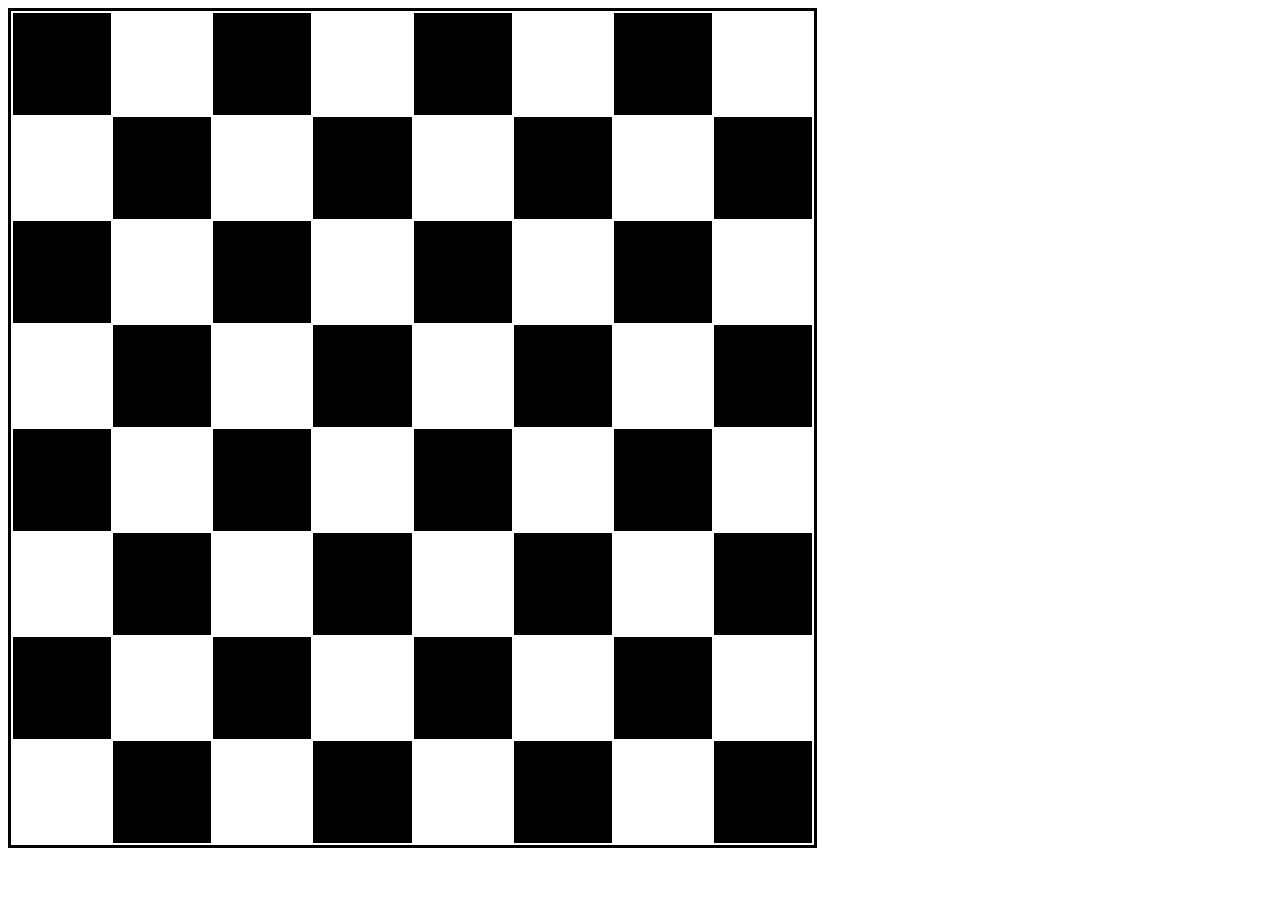
<file: Checkerboard/index.html>
<!DOCTYPE html>
<html lang="en">
  <head>
    <meta charset="UTF-8" />
    <meta http-equiv="X-UA-Compatible" content="IE=edge" />
    <meta name="viewport" content="width=device-width, initial-scale=1.0" />
    <link rel="stylesheet" href="style.css" />
    <title>Checkerboard</title>
  </head>

  <body>
    <div class="board-container">
      <table>
        <tr>
          <td class="black-square"></td>
          <td class="white-square"></td>
          <td class="black-square"></td>
          <td class="white-square"></td>
          <td class="black-square"></td>
          <td class="white-square"></td>
          <td class="black-square"></td>
          <td class="white-square"></td>
        </tr>
        <tr>
          <td class="white-square"></td>
          <td class="black-square"></td>
          <td class="white-square"></td>
          <td class="black-square"></td>
          <td class="white-square"></td>
          <td class="black-square"></td>
          <td class="white-square"></td>
          <td class="black-square"></td>
        </tr>
        <tr>
          <td class="black-square"></td>
          <td class="white-square"></td>
          <td class="black-square"></td>
          <td class="white-square"></td>
          <td class="black-square"></td>
          <td class="white-square"></td>
          <td class="black-square"></td>
          <td class="white-square"></td>
        </tr>
        <tr>
          <td class="white-square"></td>
          <td class="black-square"></td>
          <td class="white-square"></td>
          <td class="black-square"></td>
          <td class="white-square"></td>
          <td class="black-square"></td>
          <td class="white-square"></td>
          <td class="black-square"></td>
        </tr>
        <tr>
          <td class="black-square"></td>
          <td class="white-square"></td>
          <td class="black-square"></td>
          <td class="white-square"></td>
          <td class="black-square"></td>
          <td class="white-square"></td>
          <td class="black-square"></td>
          <td class="white-square"></td>
        </tr>
        <tr>
          <td class="white-square"></td>
          <td class="black-square"></td>
          <td class="white-square"></td>
          <td class="black-square"></td>
          <td class="white-square"></td>
          <td class="black-square"></td>
          <td class="white-square"></td>
          <td class="black-square"></td>
        </tr>
        <tr>
          <td class="black-square"></td>
          <td class="white-square"></td>
          <td class="black-square"></td>
          <td class="white-square"></td>
          <td class="black-square"></td>
          <td class="white-square"></td>
          <td class="black-square"></td>
          <td class="white-square"></td>
        </tr>
        <tr>
          <td class="white-square"></td>
          <td class="black-square"></td>
          <td class="white-square"></td>
          <td class="black-square"></td>
          <td class="white-square"></td>
          <td class="black-square"></td>
          <td class="white-square"></td>
          <td class="black-square"></td>
        </tr>
      </table>
    </div>
  </body>
</html>
</file>
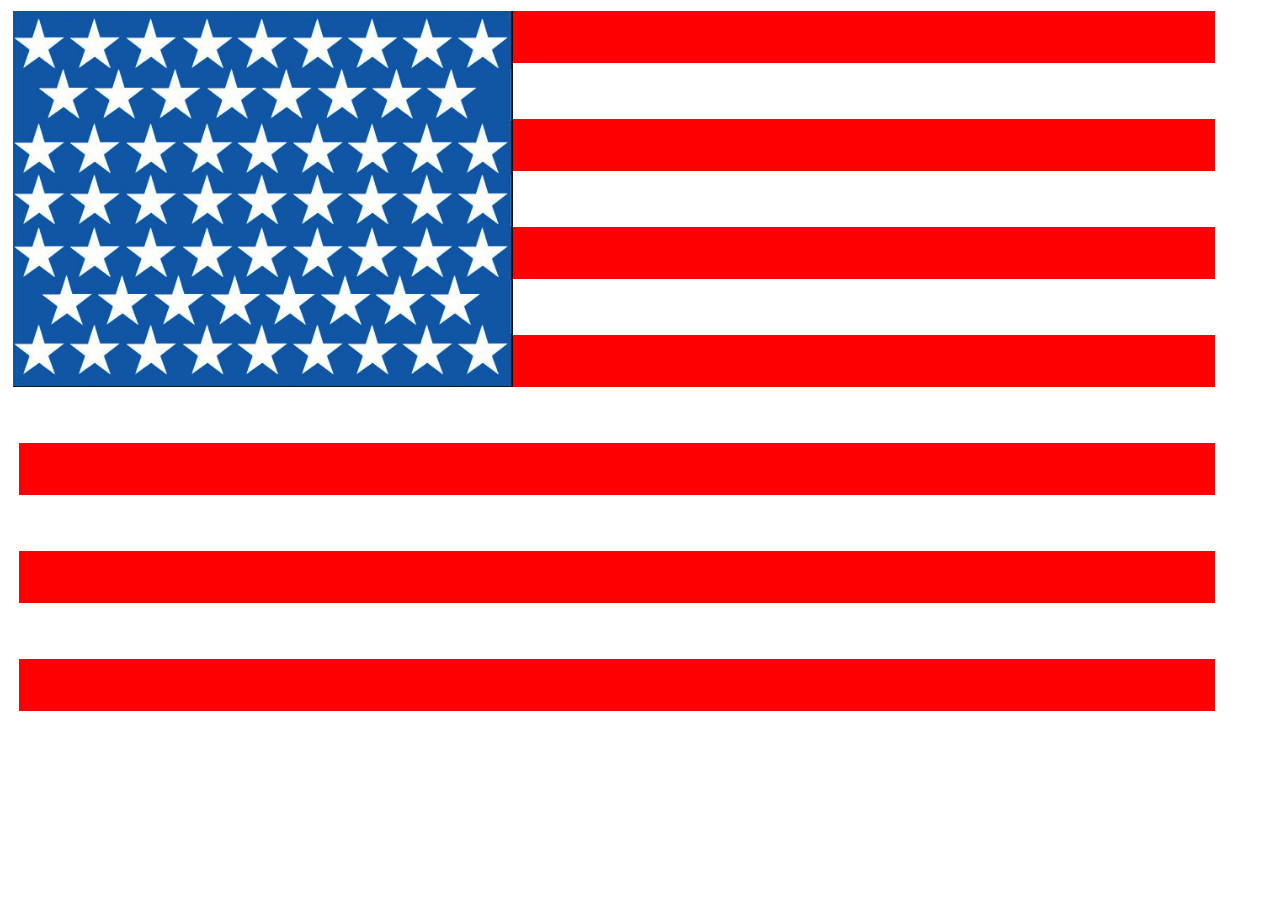
<file: Flag/index.html>
<!DOCTYPE html>
<html lang="en">
  <head>
    <meta charset="UTF-8" />
    <meta http-equiv="X-UA-Compatible" content="IE=edge" />
    <meta name="viewport" content="width=device-width, initial-scale=1.0" />
    <link rel="stylesheet" href="style.css" />
    <title>Flag</title>
  </head>
  <body>
    <table>
      <tr>
        <td class="red-long"></td>
      </tr>
      <tr>
        <td class="white-long"></td>
      </tr>
      <tr>
        <td class="red-long"></td>
      </tr>
      <tr>
        <td class="white-long"></td>
      </tr>
      <tr>
        <td class="red-long"></td>
      </tr>
      <tr>
        <td class="white-long"></td>
      </tr>
      <tr>
        <td class="red-long"></td>
      </tr>
      <tr>
        <td class="white-long"></td>
      </tr>
      <tr>
        <td class="red-long"></td>
      </tr>
      <tr>
        <td class="white-long"></td>
      </tr>
      <tr>
        <td class="red-long"></td>
      </tr>
      <tr>
        <td class="white-long"></td>
      </tr>
      <tr>
        <td class="red-long"></td>
      </tr>
    </table>

    <img src="images/stars.png" alt="Flag stars" />
  </body>
</html>
</file>
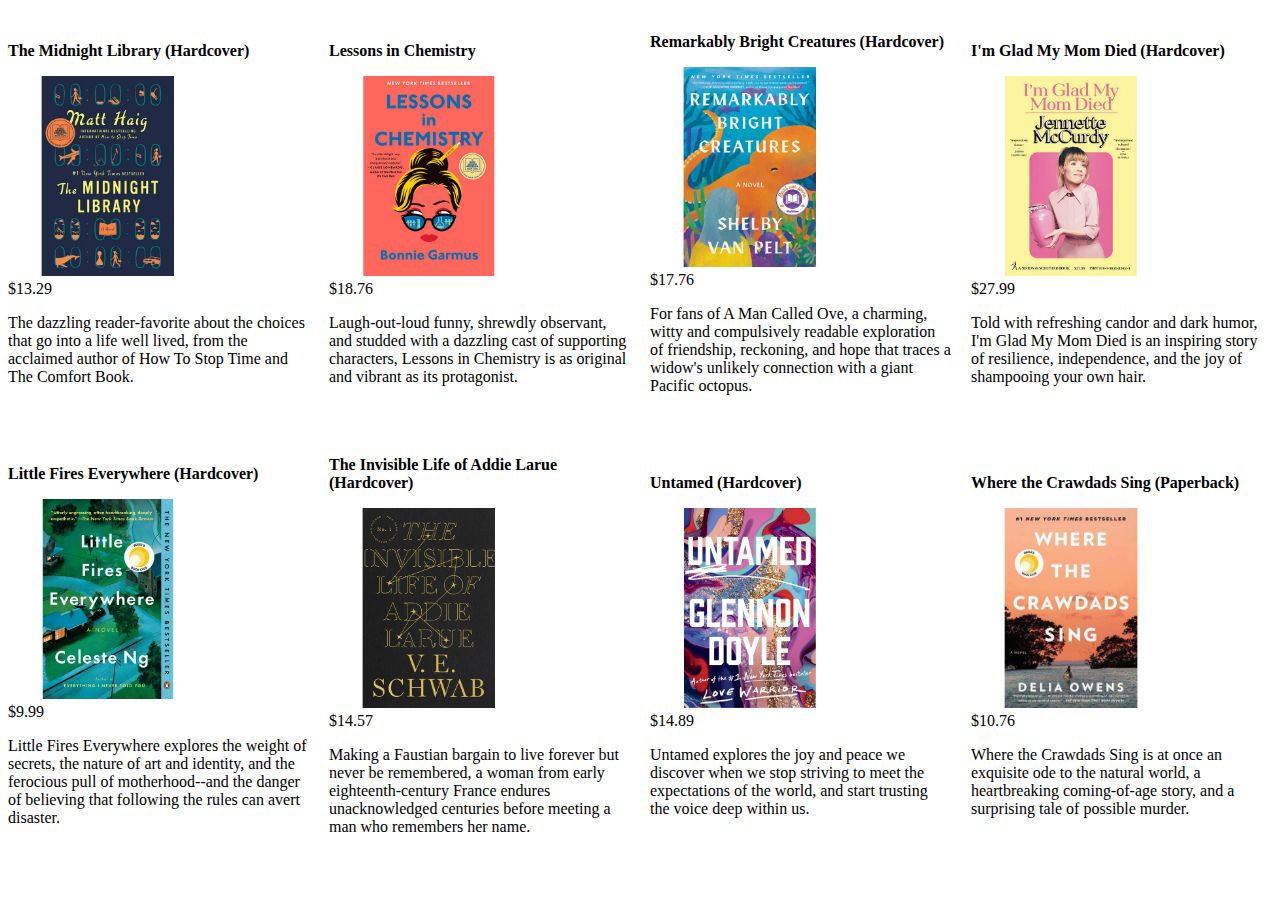
<file: Product-Grid/index.html>
<!DOCTYPE html>
<html lang="en">
  <head>
    <meta charset="UTF-8" />
    <meta http-equiv="X-UA-Compatible" content="IE=edge" />
    <meta name="viewport" content="width=device-width, initial-scale=1.0" />
    <link rel="stylesheet" href="style.css" />
    <title>Product Grid</title>
  </head>
  <body>
    <div class="container">
      <!--Item 1 : The Midnight Library-->
      <div>
        <p class="product">The Midnight Library (Hardcover)</p>
        <a
          href="https://www.walmart.com/ip/The-Midnight-Library-Hardcover-9780525559474/721357480?athbdg=L1600 "
          ><img
            src="images/Midnight_Library.webp"
            alt="The Midnight Library book cover"
        /></a>
        <br />
        <price>$13.29</price>
        <p class="description">
          The dazzling reader-favorite about the choices that go into a life
          well lived, from the acclaimed author of How To Stop Time and The
          Comfort Book.
        </p>
      </div>
      <!--Item 2 : Lessons in Chemistry-->
      <div>
        <p class="product">Lessons in Chemistry</p>
        <a
          href="https://www.walmart.com/ip/Lessons-in-Chemistry-Hardcover-9780385547345/989542800"
          ><img
            src="images/Lessons_Chemistry.webp"
            alt="Lessons in Chemistry book cover"
        /></a>
        <br />
        <price>$18.76</price>
        <p class="description">
          Laugh-out-loud funny, shrewdly observant, and studded with a dazzling
          cast of supporting characters, Lessons in Chemistry is as original and
          vibrant as its protagonist.
        </p>
      </div>
      <!--Item 3 : Remarkably Bright Creatures-->
      <div>
        <p class="product">Remarkably Bright Creatures (Hardcover)</p>
        <a
          href="https://www.walmart.com/ip/Remarkably-Bright-Creatures-Hardcover-9780063204157/406440825"
          ><img
            src="images/Bright_Creatures.jpeg"
            alt="Remarkably Bright Creatures book cover"
        /></a>
        <br />
        <price>$17.76</price>
        <p class="description">
          For fans of A Man Called Ove, a charming, witty and compulsively
          readable exploration of friendship, reckoning, and hope that traces a
          widow's unlikely connection with a giant Pacific octopus.
        </p>
      </div>
      <!--Item 4 : I'm Glad My Mom Died (Hardcover)-->
      <div>
        <p class="product">I'm Glad My Mom Died (Hardcover)</p>
        <a
          href="https://www.walmart.com/ip/I-m-Glad-My-Mom-Died-Hardcover-9781982185824/586530707"
          ><img
            src="images/Mom_Died.webp"
            alt="I'm Glad My Mom Died book cover"
        /></a>
        <br />
        <price>$27.99</price>
        <p class="description">
          Told with refreshing candor and dark humor, I'm Glad My Mom Died is an
          inspiring story of resilience, independence, and the joy of shampooing
          your own hair.
        </p>
      </div>
      <!--Item 5 : Little Fires Everywhere-->
      <div>
        <p class="product">Little Fires Everywhere (Hardcover)</p>
        <a
          href="https://www.walmart.com/ip/Little-Fires-Everywhere-Paperback-9780735224315/460987345"
          ><img
            src="images/Little_Fires.webp"
            alt="Little Fires Everywhere book cover"
        /></a>
        <br />
        <price>$9.99</price>
        <p class="description">
          Little Fires Everywhere explores the weight of secrets, the nature of
          art and identity, and the ferocious pull of motherhood--and the danger
          of believing that following the rules can avert disaster.
        </p>
      </div>
      <!--Item 6 : The Invisible Life of Addie Larue-->
      <div>
        <p class="product">The Invisible Life of Addie Larue (Hardcover)</p>
        <a
          href="https://www.walmart.com/ip/The-Invisible-Life-of-Addie-Larue-Hardcover-9780765387561/374269533"
          ><img
            src="images/Invisible_Life.webp"
            alt="The Invisible Life of Addie Larue book cover"
        /></a>
        <br />
        <price>$14.57</price>
        <p class="description">
          Making a Faustian bargain to live forever but never be remembered, a
          woman from early eighteenth-century France endures unacknowledged
          centuries before meeting a man who remembers her name.
        </p>
      </div>
      <!--Item 7 : Untamed-->
      <div>
        <p class="product">Untamed (Hardcover)</p>
        <a
          href="https://www.walmart.com/ip/Untamed-Hardcover-9781984801258/462937297"
          ><img src="images/Untamed.jpeg" alt="Untamed book cover"
        /></a>
        <br />
        <price>$14.89</price>
        <p class="description">
          Untamed explores the joy and peace we discover when we stop striving
          to meet the expectations of the world, and start trusting the voice
          deep within us.
        </p>
      </div>
      <!--Item 8 : Where the Crawdads Sing-->
      <div>
        <p class="product">Where the Crawdads Sing (Paperback)</p>
        <a
          href="https://www.walmart.com/ip/Where-the-Crawdads-Sing-Paperback-9780735219106/826198024?athbdg=L1600"
          ><img
            src="images/Crawdads_Sing.jpeg"
            alt="Where the Crawdads Sing book cover"
        /></a>
        <br />
        <price>$10.76</price>
        <p class="description">
          Where the Crawdads Sing is at once an exquisite ode to the natural
          world, a heartbreaking coming-of-age story, and a surprising tale of
          possible murder.
        </p>
      </div>
    </div>
  </body>
</html>

<!-- Item 1 https://www.walmart.com/ip/The-Midnight-Library-Hardcover-9780525559474/721357480?athbdg=L1600 
Item 2 https://www.walmart.com/ip/Lessons-in-Chemistry-Hardcover-9780385547345/989542800
Item 3 https://www.walmart.com/ip/Remarkably-Bright-Creatures-Hardcover-9780063204157/406440825
Item 4 https://www.walmart.com/ip/I-m-Glad-My-Mom-Died-Hardcover-9781982185824/586530707
Item 5 https://www.walmart.com/ip/Little-Fires-Everywhere-Paperback-9780735224315/460987345
Item 6 https://www.walmart.com/ip/The-Invisible-Life-of-Addie-Larue-Hardcover-9780765387561/374269533
Item 7 https://www.walmart.com/ip/Untamed-Hardcover-9781984801258/462937297
Item 8 https://www.walmart.com/ip/Where-the-Crawdads-Sing-Paperback-9780735219106/826198024?athbdg=L1600-->
</file>
<file: Checkerboard/style.css>
.board-container {
  width: 803px;
  border: solid;
  border-width: 3px;
  border-color: black;
}

.black-square {
  background-color: black;
  width: 100px;
  height: 100px;
}

.white-square {
  background-color: white;
  width: 100px;
  height: 100px;
}
</file>
<file: Flag/style.css>
table {
  margin: 9px;
  width: 1200px;
}

.red-long {
  background-color: red;
  width: 100%;
  height: 50px;
}

.white-long {
  background-color: white;
  width: 100px;
  height: 50px;
}

img {
  position: absolute;
  top: 1.2%;
  left: 1%;
  width: 500px;
  height: 376px;
}
</file>
<file: Product-Grid/style.css>
.container {
  display: grid;
  grid-template-columns: 1fr 1fr 1fr 1fr;
  grid-template-rows: 1fr 1fr;
  grid-gap: 20px;
  align-items: center;
}

.product {
  font-weight: bold;
}

img {
  width: 200px;
  height: 200px;
}
</file>
